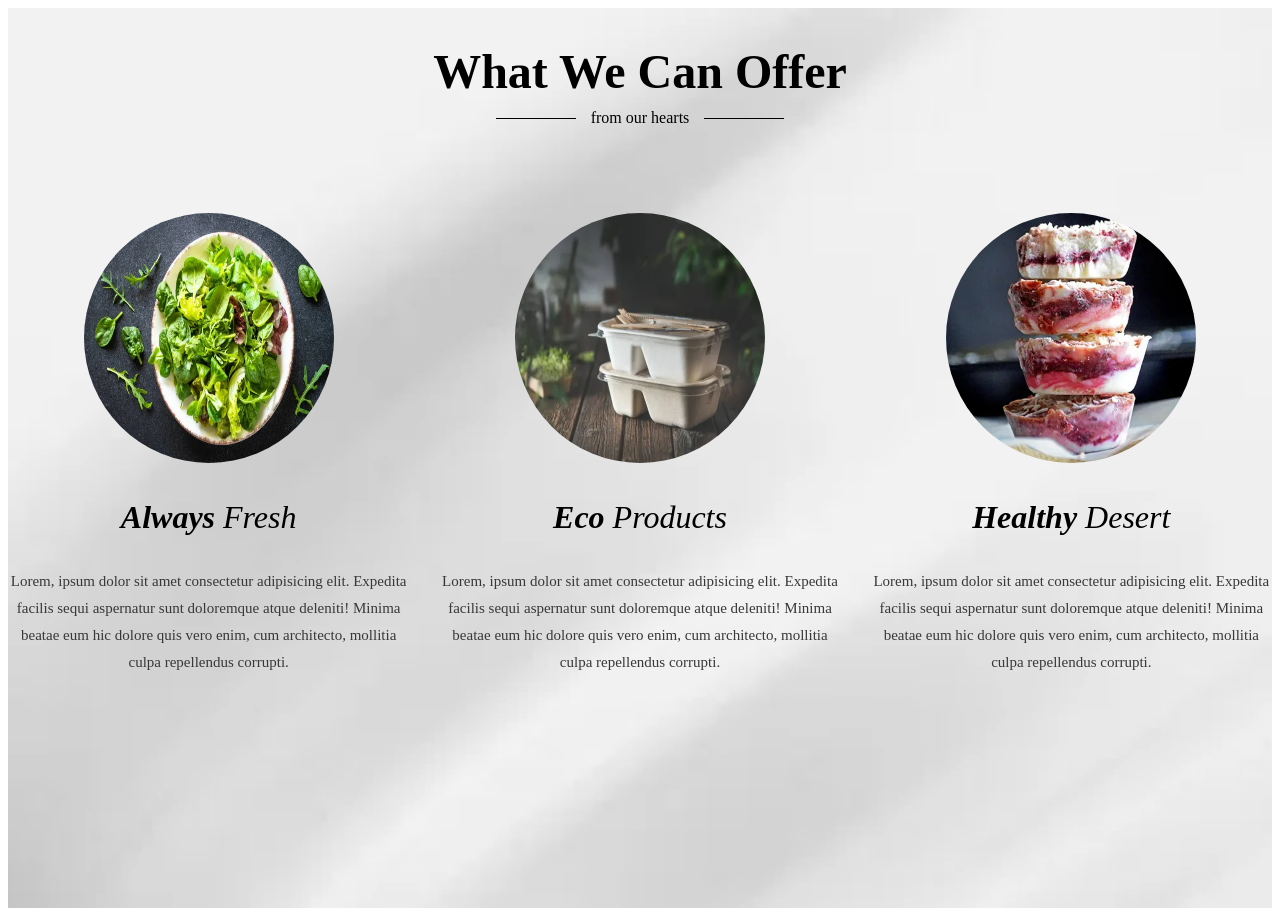
<file: 1HtmlCss/Task1/index.html>
<!DOCTYPE html>
<html lang="en">
    <head>
        <meta charset="UTF-8">
        <meta name="viewport" content="width=device-width, initial-scale=1.0">
        <title>Task 1</title>
        <link rel="stylesheet" href="style.css">
    </head>
    <body>

        <div id="all">
            <div id="top">
                <h2 id="what_we_offer">What We Can Offer</h2>
                <p id="from_our_hearts">from our hearts</p>
            </div>

            <div id="items">
                <div>
                    <a href="images/fresh.png" target="_blank">
                        <img src="images/fresh.png" alt="a fresh salad">
                    </a>
                    <a href="https://en.wikipedia.org/wiki/Fresh_food" target="_blank"><h3><b>Always </b>Fresh</h3></a>
                    <p>Lorem, ipsum dolor sit amet consectetur adipisicing elit.
                        Expedita facilis sequi aspernatur sunt doloremque atque
                        deleniti! Minima beatae eum hic dolore quis vero enim,
                        cum architecto, mollitia culpa repellendus corrupti.</p>
                </div>
                <div>
                    <a href="images/eco.png" target="_blank">
                        <img src="images/eco.png"
                            alt="a picture about saving food">
                    </a>
                    <a href="https://en.wikipedia.org/wiki/Food" target="_blank"><h3><b>Eco </b>Products</h3></a>
                    <p>Lorem, ipsum dolor sit amet consectetur adipisicing elit.
                        Expedita facilis sequi aspernatur sunt doloremque atque
                        deleniti! Minima beatae eum hic dolore quis vero enim,
                        cum architecto, mollitia culpa repellendus corrupti.</p>
                </div>
                <div>
                    <a href="images/desert.png" target="_blank">
                        <img src="images/desert.png" alt="a healthy desert">
                    </a>
                    <a href="https://en.wikipedia.org/wiki/Healthy_diet" target="_blank"><h3><b>Healthy </b>Desert</h3></a>
                    <p>Lorem, ipsum dolor sit amet consectetur adipisicing elit.
                        Expedita facilis sequi aspernatur sunt doloremque atque
                        deleniti! Minima beatae eum hic dolore quis vero enim,
                        cum architecto, mollitia culpa repellendus corrupti.</p>
                </div>

            </div>
        </div>

    </body>
</html>
</file>
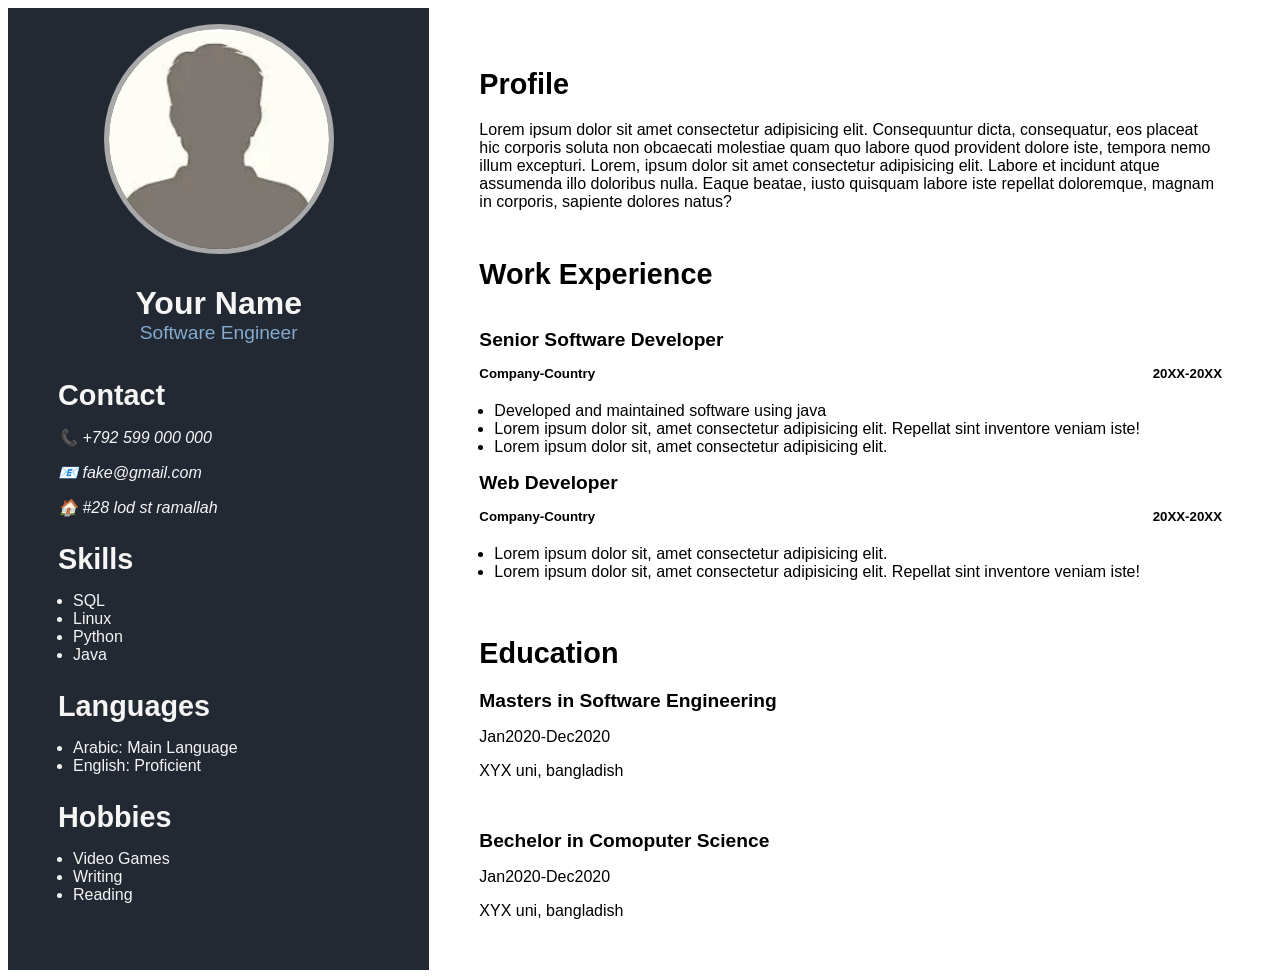
<file: 1HtmlCss/Task2/index.html>
<!DOCTYPE html>
<html lang="en">
    <head>
        <meta charset="UTF-8">
        <meta name="viewport" content="width=device-width, initial-scale=1.0">
        <link rel="stylesheet" href="style.css">
        <title>Task2</title>
    </head>
    <body>
        <main>
            <aside id="left" class="sidebar">

                <section id="person">
                    <figure>
                        <img id="personal_photo" src="images/personal_photo.png"
                            alt>
                        <figcaption>
                            <h2  class="big_name">Your Name</h2>
                            <h4  class="big_role">Software Engineer</h4>
                        </figcaption>
                    </figure>
                </section>
                <section id="contact">
                    <h3 class="left_margin">Contact</h3>
                    <address class="left_margin">
                        <p id="phone">+792 599 000 000</p>
                        <p id="email">fake@gmail.com</p>
                        <p id="street">#28 lod st ramallah</p>
                    </address>
                </section>
                <section id="skills">
                    <h3 class="left_margin" >Skills</h3>
                    <ul>
                        <li>SQL</li>
                        <li>Linux</li>
                        <li>Python</li>
                        <li>Java</li>
                    </ul>
                </section>
                <section id="languages">
                    <h3 class="left_margin">Languages</h3>
                    <ul>
                        <li>Arabic: Main Language</li>
                        <li>English: Proficient</li>
                    </ul>
                </section>
                <section id="hobbies">
                    <h3 class="left_margin">Hobbies</h3>
                    <ul>
                        <li>Video Games</li>
                        <li>Writing</li>
                        <li>Reading</li>
                    </ul>
                </section>

            </aside>

            <article id="right" class="main_content">
                <section id="profile">
                    <h3 class="left_margin">Profile</h3>
                    <p id="profile_paragraph" class="left_margin">
                        Lorem ipsum dolor sit amet consectetur adipisicing elit.
                        Consequuntur dicta, consequatur, eos placeat hic
                        corporis soluta non obcaecati molestiae quam quo labore
                        quod provident dolore iste, tempora nemo illum
                        excepturi.
                        Lorem, ipsum dolor sit amet consectetur adipisicing
                        elit. Labore et incidunt atque assumenda illo doloribus
                        nulla. Eaque beatae, iusto quisquam labore iste repellat
                        doloremque, magnam in corporis, sapiente dolores natus?
                    </p>

                </section>
                <section id="work">
                    <h3 class="left_margin">Work Experience</h3>
                    <br>
                    <section>
                        <article>
                            <h4 class="left_margin">Senior Software Developer</h4>
                            <section class="date_and_address">
                                <h5 class="address">Company-Country</h5>
                                <h5 class="time">20XX-20XX</h5>
                            </section>
                            <ul id="senior_projects">
                                <li>Developed and maintained software using
                                    java</li>
                                <li>Lorem ipsum dolor sit, amet consectetur
                                    adipisicing elit. Repellat sint inventore
                                    veniam iste!</li>
                                <li>Lorem ipsum dolor sit, amet consectetur
                                    adipisicing elit.</li>
                            </ul>
                        </article>
                        <article>
                            <h4 class="left_margin">Web Developer</h4>
                            <section class="date_and_address">
                                <h5 class="address">Company-Country</h5>
                                <h5 class="time">20XX-20XX</h5>
                            </section>
                            <ul id="web_projects">
                                <li >Lorem ipsum dolor sit, amet consectetur
                                    adipisicing elit.</li>
                                <li >Lorem ipsum dolor sit, amet consectetur
                                    adipisicing elit. Repellat sint inventore
                                    veniam iste!</li>

                            </ul>
                        </article>
                    </section>

                </section>
                <section class="education">
                    <h3 class="left_margin">Education</h3>
                    <article>
                        <section>
                            <h4 class="left_margin">Masters in Software Engineering</h4>
                            <p class="left_margin">Jan2020-Dec2020</p>
                            <p class="left_margin">XYX uni, bangladish</p>
                        </section>
                        <section>
                            <h4 class="left_margin">Bechelor in Comoputer Science</h4>
                            <p class="left_margin">Jan2020-Dec2020</p>
                            <p class="left_margin">XYX uni, bangladish</p>
                        </section>
                    </article>
                </section>
            </article>

        </main>
    </body>
</html>
</file>
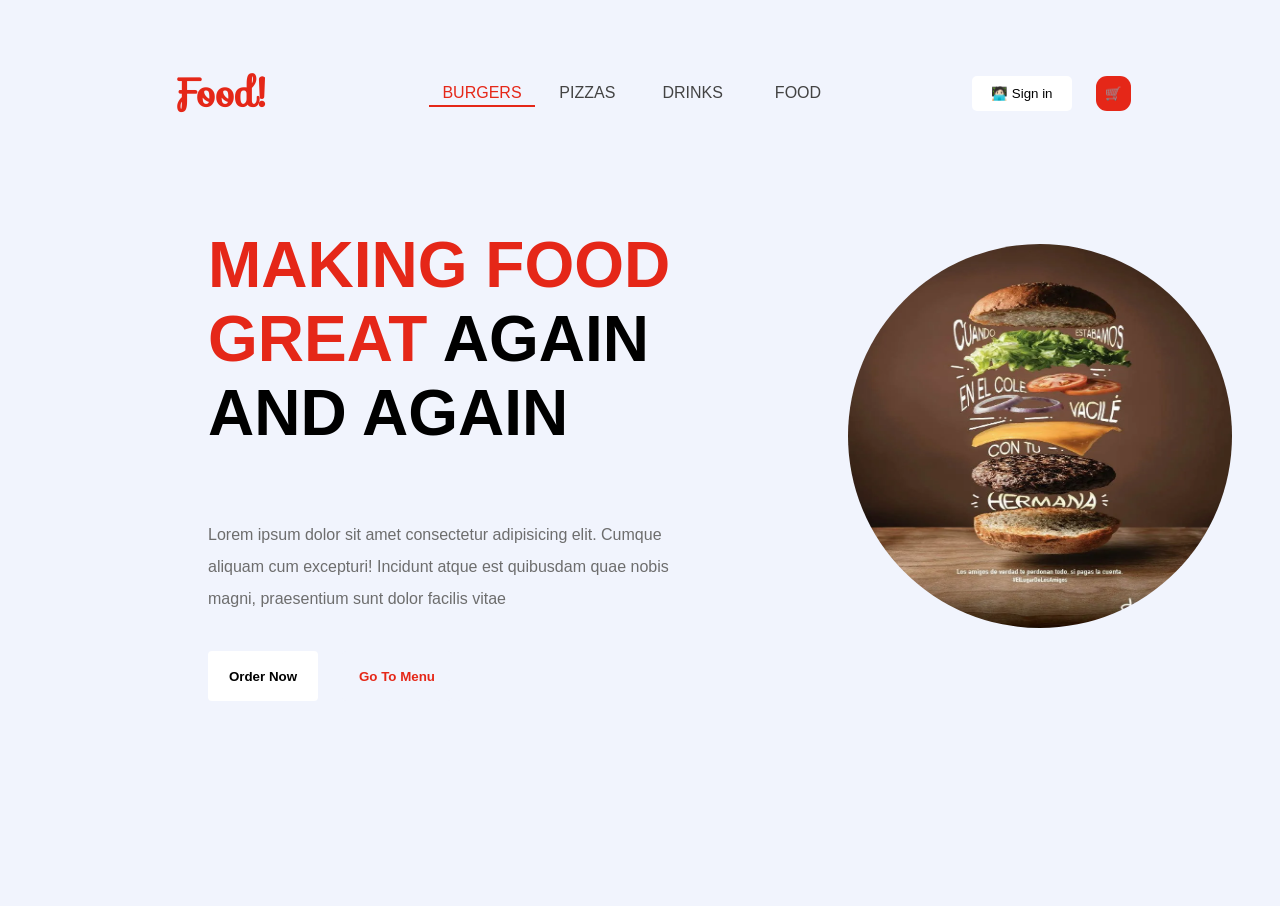
<file: 1HtmlCss/Task3/index.html>
<!DOCTYPE html>
<html lang="en">
    <head>
        <meta charset="UTF-8">
        <meta name="viewport" content="width=device-width, initial-scale=1.0">
        <title>Task3</title>
        <link rel="stylesheet" href="style.css">
        <link rel="stylesheet"
            href="https://fonts.googleapis.com/css?family=Sofia">
    </head>
    <body>
        <div class="big">
            <div class="upperBar">
                <h4 class="logo">Food!</h4>
                <nav>
                    <ul class="categories">
                        <li><p class="active_page">BURGERS</p></li>
                        <li><p>PIZZAS</p></li>
                        <li><p>DRINKS</p></li>
                        <li><p>FOOD</p></li>
                    </ul>
                </nav>
                <div class="corner_buttons">
                    <button class="sign_button">🧑🏻‍💻 Sign in</button>
                    <button class="cart_button">🛒</button>

                </div>
            </div>

            <main>
                <div class="info">
                    <h2 class="slogan"><span class="orange_txt">MAKING FOOD
                            GREAT</span> AGAIN AND AGAIN</h2>
                    <p class="description">Lorem ipsum dolor sit amet
                        consectetur adipisicing elit.
                        Cumque aliquam cum excepturi! Incidunt atque est
                        quibusdam
                        quae nobis magni, praesentium sunt dolor facilis vitae
                        </p>
                    <div class="info_buttons">
                        <button class="order_button">Order Now</button>
                        <button class="menu_button">Go To Menu</button>
                    </div>
                </div>
                <div class="adv">
                    <figure>
                        <img src="images/burger2.png" alt="Burger Photo">
                    </figure>
                </div>

            </main>
        </div>
    </body>
</html>
</file>
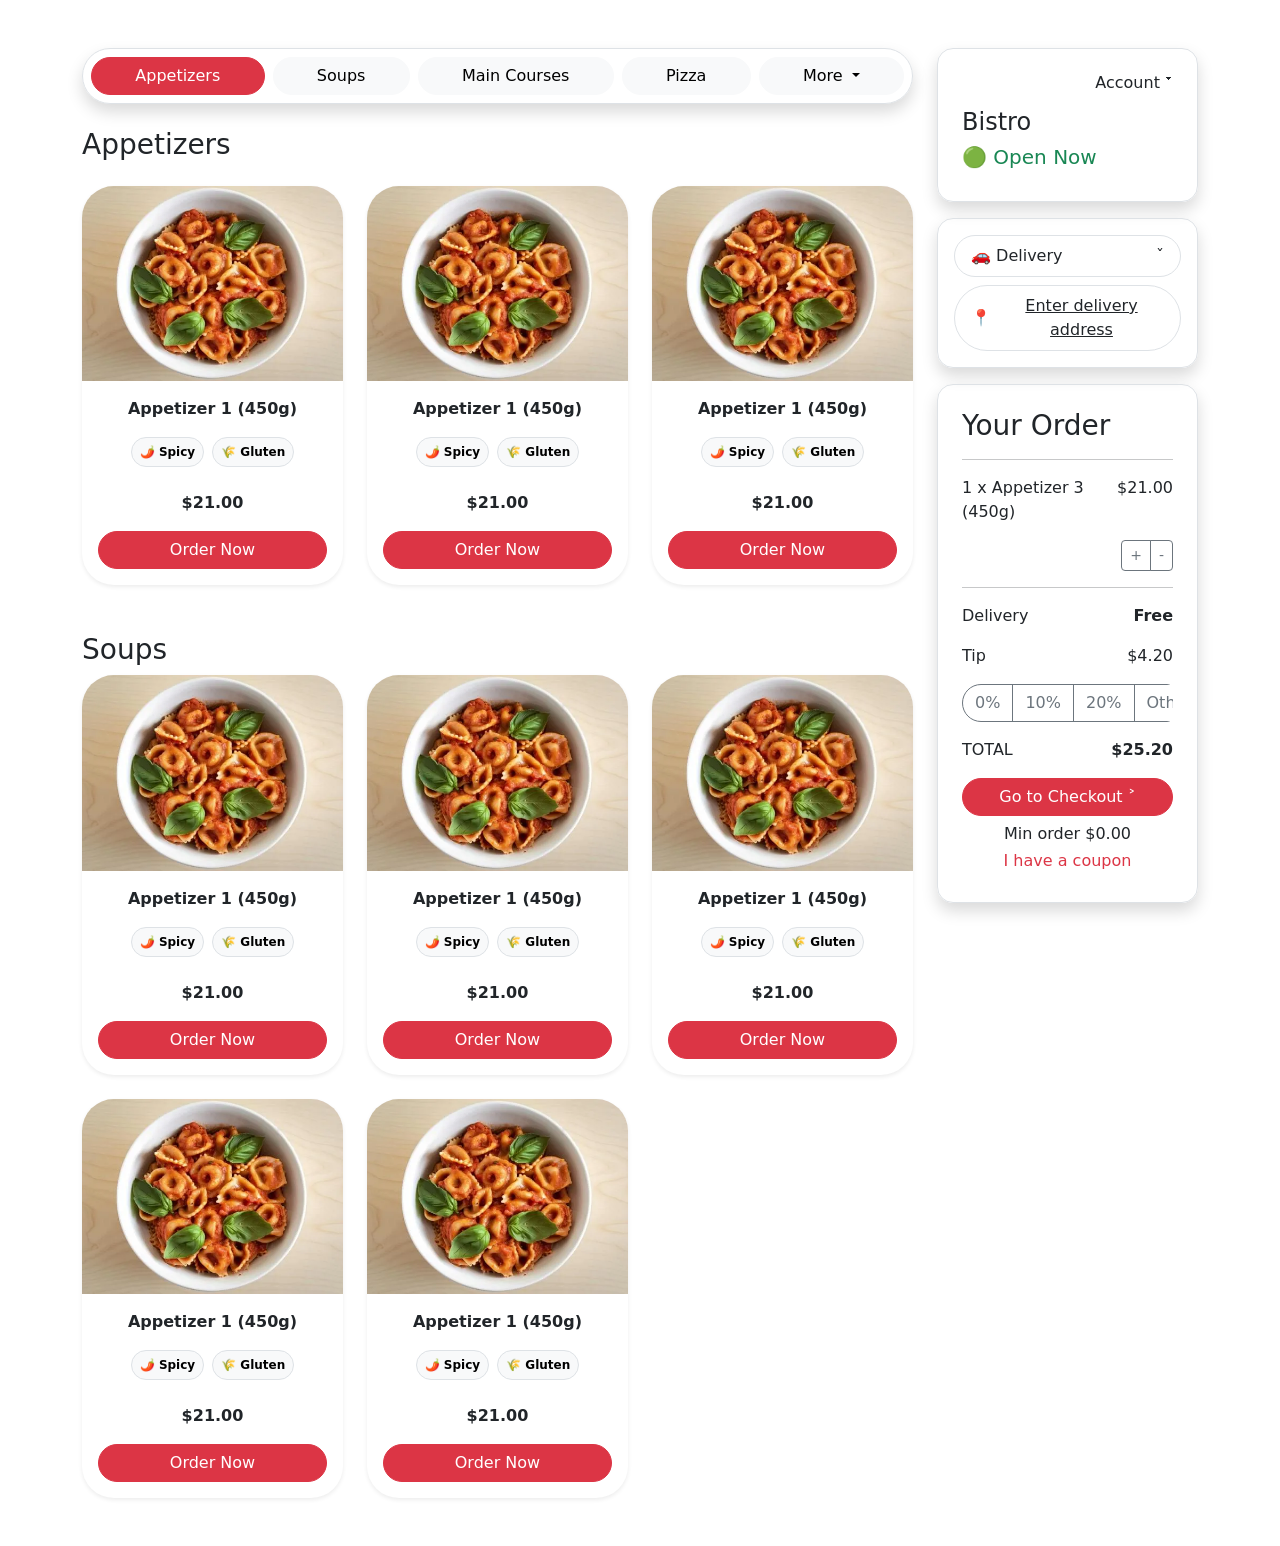
<file: 1HtmlCss/Task4/index.html>
<!DOCTYPE html>
<html lang="en">
<head>
    <meta charset="UTF-8">
    <meta name="viewport" content="width=device-width, initial-scale=1.0">
    <title>Task4</title>

    <link
        href="https://cdn.jsdelivr.net/npm/bootstrap@5.3.8/dist/css/bootstrap.min.css"
        rel="stylesheet">
</head>

<body>

    <div class="page container py-5">

        <div class="row g-4 align-items-start">

            
            <div class="main_display col-12 col-lg-9">

                
                <div class="menu nav nav-pills d-flex flex-wrap flex-lg-nowrap gap-2 p-2 border rounded-pill shadow mb-4">

                    <button class="orange_button btn btn-danger rounded-pill flex-fill">
                        Appetizers
                    </button>

                    <button class="inactive_page btn btn-light rounded-pill flex-fill">
                        Soups
                    </button>

                    <button class="inactive_page btn btn-light rounded-pill flex-fill">
                        Main Courses
                    </button>

                    <button class="inactive_page btn btn-light rounded-pill flex-fill">
                        Pizza
                    </button>

                    <div class="dropdown flex-fill"
                            data-bs-toggle="dropdown">
                            <button
                                class="inactive_page btn btn-light rounded-pill w-100 dropdown-toggle">
                                More
                            </button>

                            <ul id="dropdown" class="dropdown-menu ">
                                <button class="dropdown-item btn btn-outline-danger">ملوخية</button>
                                <button class="dropdown-item btn btn-outline-danger">سلطة</button>
                                <button class="dropdown-item btn btn-outline-danger">شمينت</button>
                                <button class="dropdown-item btn btn-outline-danger">حمص حب</button>
                            </ul>

                        </div>
                    

                </div>


                <h3 class="categories mb-4">
                    Appetizers
                </h3>


                <div class="items row row-cols-1 row-cols-md-3 g-4">

                    <div class="col">

                        <div class="card h-100 border-0 shadow-sm rounded-5">

                            <div class="ratio ratio-4x3 overflow-hidden rounded-top-5">
                                <img
                                    class="card-img-top w-100 h-100 object-fit-cover"
                                    src="images/pasta.png"
                                    alt="Appetizer">
                            </div>

                            <div class="card-body text-center">

                                <p class="item_name fw-semibold">
                                    Appetizer 1 (450g)
                                </p>

                                <div class="tags d-flex gap-2 justify-content-center mb-3">

                                    <h6 class="badge text-bg-light border rounded-pill p-2">
                                        🌶️ Spicy
                                    </h6>

                                    <h6 class="badge text-bg-light border rounded-pill p-2">
                                        🌾 Gluten
                                    </h6>

                                </div>

                                <p class="price_tag fw-semibold">
                                    $21.00
                                </p>

                                <button class="orange_button btn btn-danger rounded-pill w-100">
                                    Order Now
                                </button>

                            </div>

                        </div>

                    </div>


                    <div class="col">

                        <div class="card h-100 border-0 shadow-sm rounded-5">

                            <div class="ratio ratio-4x3 overflow-hidden rounded-top-5">
                                <img
                                    class="card-img-top w-100 h-100 object-fit-cover"
                                    src="images/pasta.png"
                                    alt="Appetizer">
                            </div>

                            <div class="card-body text-center">

                                <p class="item_name fw-semibold">
                                    Appetizer 1 (450g)
                                </p>

                                <div class="tags d-flex gap-2 justify-content-center mb-3">

                                    <h6 class="badge text-bg-light border rounded-pill p-2">
                                        🌶️ Spicy
                                    </h6>

                                    <h6 class="badge text-bg-light border rounded-pill p-2">
                                        🌾 Gluten
                                    </h6>

                                </div>

                                <p class="price_tag fw-semibold">
                                    $21.00
                                </p>

                                <button class="orange_button btn btn-danger rounded-pill w-100">
                                    Order Now
                                </button>

                            </div>

                        </div>

                    </div>

                    <div class="col">

                        <div class="card h-100 border-0 shadow-sm rounded-5">

                            <div class="ratio ratio-4x3 overflow-hidden rounded-top-5">
                                <img
                                    class="card-img-top w-100 h-100 object-fit-cover"
                                    src="images/pasta.png"
                                    alt="Appetizer">
                            </div>

                            <div class="card-body text-center">

                                <p class="item_name fw-semibold">
                                    Appetizer 1 (450g)
                                </p>

                                <div class="tags d-flex gap-2 justify-content-center mb-3">

                                    <h6 class="badge text-bg-light border rounded-pill p-2">
                                        🌶️ Spicy
                                    </h6>

                                    <h6 class="badge text-bg-light border rounded-pill p-2">
                                        🌾 Gluten
                                    </h6>

                                </div>

                                <p class="price_tag fw-semibold">
                                    $21.00
                                </p>

                                <button class="orange_button btn btn-danger rounded-pill w-100">
                                    Order Now
                                </button>

                            </div>

                        </div>

                    </div>

                </div>


                <h3 class="categories mt-5">
                    Soups
                </h3>

                <div class="items row row-cols-1 row-cols-md-3 g-4">

                    <div class="col">

                        <div class="card h-100 border-0 shadow-sm rounded-5">

                            <div class="ratio ratio-4x3 overflow-hidden rounded-top-5">
                                <img
                                    class="card-img-top w-100 h-100 object-fit-cover"
                                    src="images/pasta.png"
                                    alt="Appetizer">
                            </div>

                            <div class="card-body text-center">

                                <p class="item_name fw-semibold">
                                    Appetizer 1 (450g)
                                </p>

                                <div class="tags d-flex gap-2 justify-content-center mb-3">

                                    <h6 class="badge text-bg-light border rounded-pill p-2">
                                        🌶️ Spicy
                                    </h6>

                                    <h6 class="badge text-bg-light border rounded-pill p-2">
                                        🌾 Gluten
                                    </h6>

                                </div>

                                <p class="price_tag fw-semibold">
                                    $21.00
                                </p>

                                <button class="orange_button btn btn-danger rounded-pill w-100">
                                    Order Now
                                </button>

                            </div>

                        </div>

                    </div>


                    <div class="col">

                        <div class="card h-100 border-0 shadow-sm rounded-5">

                            <div class="ratio ratio-4x3 overflow-hidden rounded-top-5">
                                <img
                                    class="card-img-top w-100 h-100 object-fit-cover"
                                    src="images/pasta.png"
                                    alt="Appetizer">
                            </div>

                            <div class="card-body text-center">

                                <p class="item_name fw-semibold">
                                    Appetizer 1 (450g)
                                </p>

                                <div class="tags d-flex gap-2 justify-content-center mb-3">

                                    <h6 class="badge text-bg-light border rounded-pill p-2">
                                        🌶️ Spicy
                                    </h6>

                                    <h6 class="badge text-bg-light border rounded-pill p-2">
                                        🌾 Gluten
                                    </h6>

                                </div>

                                <p class="price_tag fw-semibold">
                                    $21.00
                                </p>

                                <button class="orange_button btn btn-danger rounded-pill w-100">
                                    Order Now
                                </button>

                            </div>

                        </div>

                    </div>

                    <div class="col">

                        <div class="card h-100 border-0 shadow-sm rounded-5">

                            <div class="ratio ratio-4x3 overflow-hidden rounded-top-5">
                                <img
                                    class="card-img-top w-100 h-100 object-fit-cover"
                                    src="images/pasta.png"
                                    alt="Appetizer">
                            </div>

                            <div class="card-body text-center">

                                <p class="item_name fw-semibold">
                                    Appetizer 1 (450g)
                                </p>

                                <div class="tags d-flex gap-2 justify-content-center mb-3">

                                    <h6 class="badge text-bg-light border rounded-pill p-2">
                                        🌶️ Spicy
                                    </h6>

                                    <h6 class="badge text-bg-light border rounded-pill p-2">
                                        🌾 Gluten
                                    </h6>

                                </div>

                                <p class="price_tag fw-semibold">
                                    $21.00
                                </p>

                                <button class="orange_button btn btn-danger rounded-pill w-100">
                                    Order Now
                                </button>

                            </div>

                        </div>

                    </div>

                    <div class="col">

                        <div class="card h-100 border-0 shadow-sm rounded-5">

                            <div class="ratio ratio-4x3 overflow-hidden rounded-top-5">
                                <img
                                    class="card-img-top w-100 h-100 object-fit-cover"
                                    src="images/pasta.png"
                                    alt="Appetizer">
                            </div>

                            <div class="card-body text-center">

                                <p class="item_name fw-semibold">
                                    Appetizer 1 (450g)
                                </p>

                                <div class="tags d-flex gap-2 justify-content-center mb-3">

                                    <h6 class="badge text-bg-light border rounded-pill p-2">
                                        🌶️ Spicy
                                    </h6>

                                    <h6 class="badge text-bg-light border rounded-pill p-2">
                                        🌾 Gluten
                                    </h6>

                                </div>

                                <p class="price_tag fw-semibold">
                                    $21.00
                                </p>

                                <button class="orange_button btn btn-danger rounded-pill w-100">
                                    Order Now
                                </button>

                            </div>

                        </div>

                    </div>

                    <div class="col">

                        <div class="card h-100 border-0 shadow-sm rounded-5">

                            <div class="ratio ratio-4x3 overflow-hidden rounded-top-5">
                                <img
                                    class="card-img-top w-100 h-100 object-fit-cover"
                                    src="images/pasta.png"
                                    alt="Appetizer">
                            </div>

                            <div class="card-body text-center">

                                <p class="item_name fw-semibold">
                                    Appetizer 1 (450g)
                                </p>

                                <div class="tags d-flex gap-2 justify-content-center mb-3">

                                    <h6 class="badge text-bg-light border rounded-pill p-2">
                                        🌶️ Spicy
                                    </h6>

                                    <h6 class="badge text-bg-light border rounded-pill p-2">
                                        🌾 Gluten
                                    </h6>

                                </div>

                                <p class="price_tag fw-semibold">
                                    $21.00
                                </p>

                                <button class="orange_button btn btn-danger rounded-pill w-100">
                                    Order Now
                                </button>

                            </div>

                        </div>

                    </div>

                </div>

            </div>


            <aside class="sidebar col-12 col-lg-3">

                <div class="d-flex flex-column gap-3">

                    
                    <div class="bistro border rounded-4 shadow p-4">

                        <h6 class="text-end mb-3">
                            Account 🢓
                        </h6>

                        <h4>
                            Bistro
                        </h4>

                        <h5 class="open_status text-success">
                            🟢 Open Now
                        </h5>

                    </div>


                    <div class="delivery border rounded-4 shadow p-3">

                        <div class="delivery_type d-flex justify-content-between align-items-center border rounded-pill px-3 py-2 mb-2">

                            <div>
                                <span>🚗</span>
                                <span>Delivery</span>
                            </div>

                            <span class="arrow">
                                ˇ
                            </span>

                        </div>


                        <div class="address_input d-flex align-items-center gap-2 border rounded-pill px-3 py-2">

                            <span>📍</span>

                            <span class="text-center text-decoration-underline">
                                Enter delivery address
                            </span>

                        </div>

                    </div>


                    <div class="order border rounded-4 shadow p-4">

                        <h3>
                            Your Order
                        </h3>

                        <hr class="splitter">


                        <div>

                            <div class="space_order d-flex justify-content-between gap-2">

                                <p>
                                    1 x Appetizer 3 (450g)
                                </p>

                                <p>
                                    $21.00
                                </p>

                            </div>


                            <div class="add_sub text-end">

                                <div class="btn-group btn-group-sm">

                                    <button class="add btn btn-outline-secondary">
                                        +
                                    </button>

                                    <button class="sub btn btn-outline-secondary">
                                        -
                                    </button>

                                </div>

                            </div>

                        </div>


                        <hr class="splitter">


                        <div class="space_order d-flex justify-content-between">

                            <p>
                                Delivery
                            </p>

                            <p class="fw-semibold">
                                Free
                            </p>

                        </div>


                        <div class="space_order d-flex justify-content-between">

                            <p>
                                Tip
                            </p>

                            <p>
                                $4.20
                            </p>

                        </div>


                        <div class="tip_selector btn-group w-100 mb-3 overflow-auto">

                            <button class="btn btn-outline-secondary rounded-start-pill">
                                0%
                            </button>

                            <button class="btn btn-outline-secondary">
                                10%
                            </button>

                            <button class="btn btn-outline-secondary">
                                20%
                            </button>

                            <button class="btn btn-outline-secondary rounded-end-pill">
                                Other
                            </button>

                        </div>


                        <div class="space_order d-flex justify-content-between">

                            <p>
                                TOTAL
                            </p>

                            <p class="fw-semibold">
                                $25.20
                            </p>

                        </div>


                        <div class="text-center">

                            <button class="orange_button btn btn-danger rounded-pill w-100">
                                Go to Checkout ˃
                            </button>

                        </div>


                        <div class="centered_h6 text-center mt-2">

                            <h6>
                                Min order $0.00
                            </h6>

                            <h6 class="orange text-danger">
                                I have a coupon
                            </h6>

                        </div>

                    </div>

                </div>

            </aside>

        </div>

    </div>


    <script
        src="https://cdn.jsdelivr.net/npm/bootstrap@5.3.8/dist/js/bootstrap.bundle.min.js">
    </script>

</body>
</html>
</file>
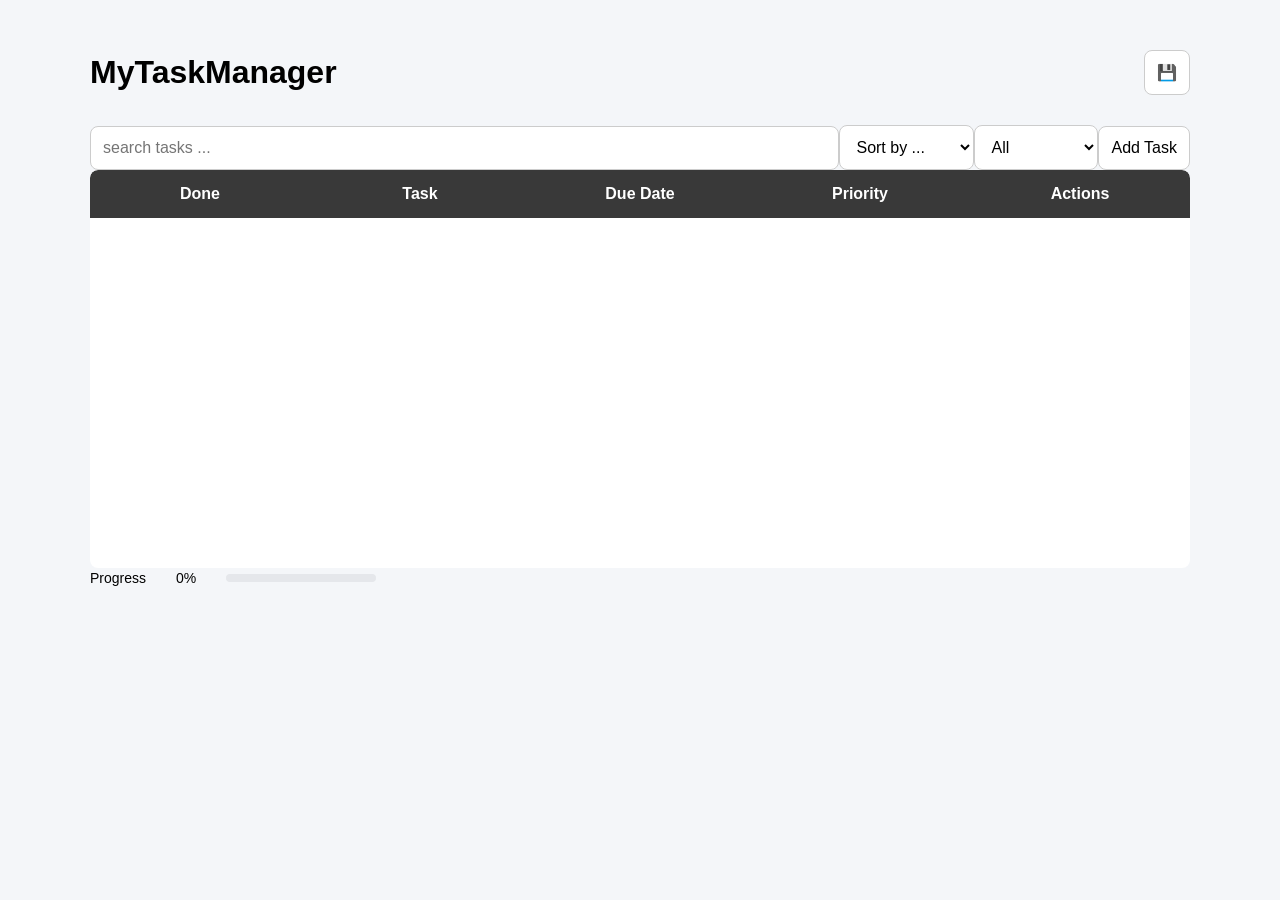
<file: 2JS/Task1/index.html>
<!DOCTYPE html>
<html lang="en">
    <head>
        <meta charset="UTF-8">
        <meta name="viewport" content="width=device-width, initial-scale=1.0">
        <title>My Task Manager</title>
        <link rel="stylesheet" href="style.css">
    </head>
    <body>
        <div class="page flex column padding50">
            <header class="top_sec flex row spacing center">
                <h1 class="title_txt large_txt">MyTaskManager</h1>
                <button class="save_button sec_button large_txt" ">💾</button>
            </header>
            <div class="mid_sec flex column">
                <div class="above_table flex row width100 center">
                    <input class="sec_button" type="search" id="search"
                        placeholder="search tasks ...">
                    <select id="sort_tasks" class="sec_button">
                        <option value="none">Sort by ...</option>
                        <option value="date">Newest First</option>
                        <option value="date_rev">Oldest First</option>
                        <option value="az">Sort A - Z</option>
                        <option value="za">Sort Z - A</option>
                    </select>
                    <select id="filter_tasks" class="sec_button" id="filter">
                        <option value="all">All</option>
                        <option value="active">Active</option>
                        <option value="completed">Completed</option>
                    </select>
                    <button id="add_button" class="sec_button add_button"
                        onclick="show_lower_sec();">Add Task</button>
                </div>
                <div class="table_container width100 border_radius8">
                    <table class="table width100 border_radius8">
                        <thead class="width100">
                            <th>Done</th>
                            <th>Task</th>
                            <th>Due Date</th>
                            <th>Priority</th>
                            <th class="actions_col ">Actions</th>
                        </thead>
                        <tbody id="table_body"
                            class="table_body center_children">

                        </tbody>
                    </table>
                </div>
                <div class="under_table flex row">
                    <div class="task-progress">
                        <div class="progress-info">
                            <span>Progress</span>
                            <span id="progressPercent">0%</span>
                        </div>

                        <div class="progress-track">
                            <div id="progressBar" class="progress-bar"></div>
                        </div>
                    </div>
                </div>
            </div>
            <div id="lower_hidden"
                class="lower_sec hidden flex column width100   ">
                <form id="myForm" action="task_form"
                    class="fform flex column width100">
                    <label for="task_name">Task Name:</label>
                    <input id="task_name_field" class="sec_button" type="text"
                        placeholder="Task Name...">
                    <label for="task_due_date">Due Date:</label>
                    <input id="task_due_date_field" class="sec_button"
                        type="date" placeholder="Due Date...">
                    <label for="task_severity">Severity:</label>
                    <select id="task_severity_select" class="sec_button"
                        name="Priority" id="priority"
                        aria-placeholder="priority">
                        <option value="none">select task severity</option>
                        <option value="low">Low</option>
                        <option value="med">Medium</option>
                        <option value="high">High</option>
                    </select>
                </form>
                <div class="save_cancel flex row width100 upper_margin15">
                    <button class="cancel_button sec_button width100"
                        onclick="hide_lower_sec();">Cancel</button>
                    <button
                        class="save_button sec_button width100"
                        onclick="add_task()">Save</button>
                </div>
            </div>

        </div>
        <script src="https://code.jquery.com/jquery-3.7.1.min.js"></script>
        <script src="script.js"></script>
    </body>
</html>
</file>
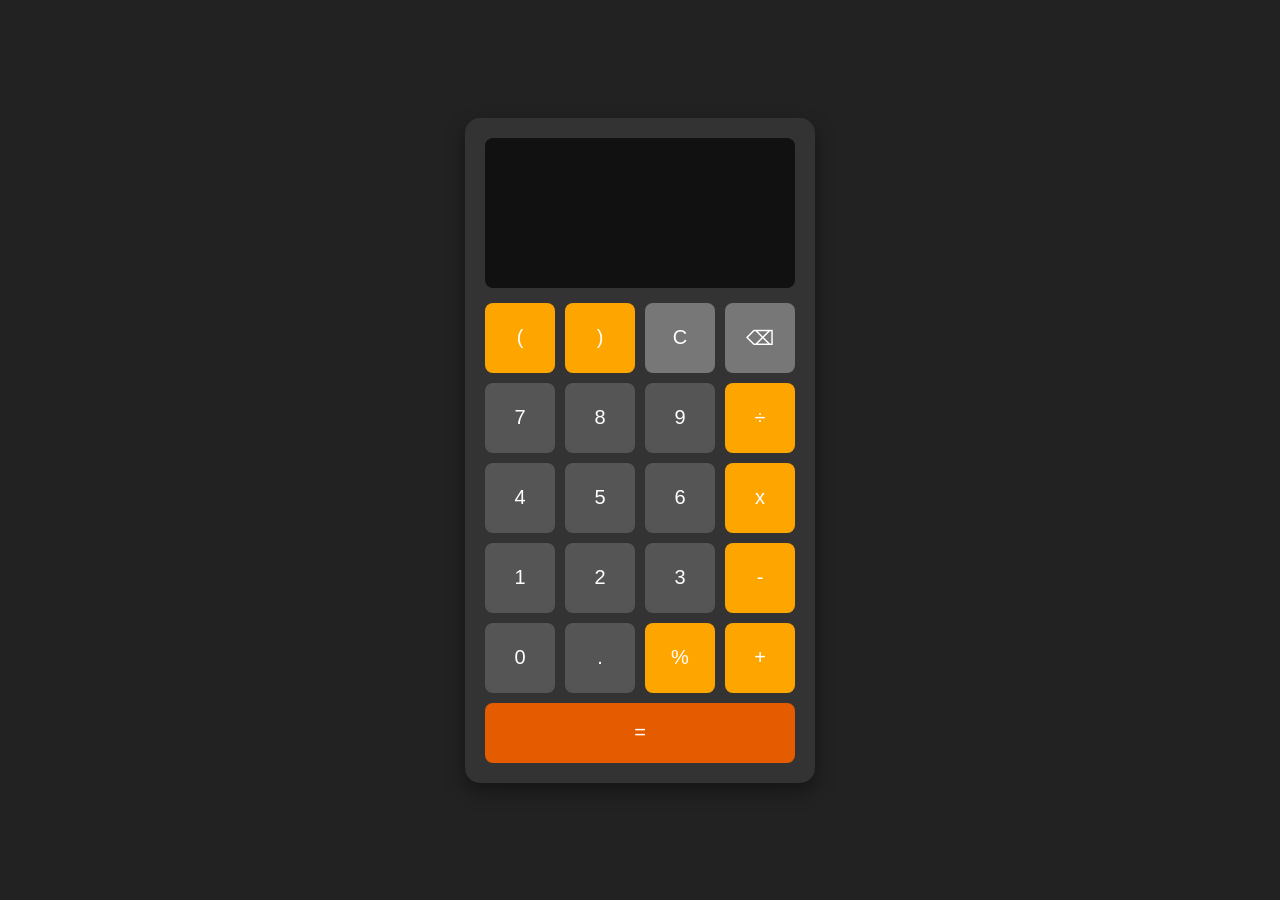
<file: 2JS/Task2/index.html>
<!DOCTYPE html>
<html lang="en">
    <head>
        <meta charset="UTF-8">
        <meta name="viewport" content="width=device-width, initial-scale=1.0">
        <title>calculator</title>
        <link rel="stylesheet" href="style.css">
    </head>
    <body>
        <div class="page">
            <div class="display">
                <div id="screen" class="result"></div>
            </div>
            <div class="buttons">
                <button class="operator" data-value="(">(</button>
                <button class="operator" data-value=")">)</button>
                <button class="action" data-value="C">C</button>
                <button class="action" data-value="⌫">⌫</button>

                <button class="numbers" data-value="7">7</button>
                <button class="numbers" data-value="8">8</button>
                <button class="numbers" data-value="9">9</button>
                <button class="operator" data-value="÷">÷</button>

                <button class="numbers" data-value="4">4</button>
                <button class="numbers" data-value="5">5</button>
                <button class="numbers" data-value="6">6</button>
                <button class="operator" data-value="x">x</button>

                <button class="numbers" data-value="1">1</button>
                <button class="numbers" data-value="2">2</button>
                <button class="numbers" data-value="3">3</button>
                <button class="operator" data-value="-">-</button>

                <button class="numbers" data-value="0">0</button>
                <button class="numbers" data-value=".">.</button>
                <button class="operator" data-value="%">%</button>
                <button class="operator" data-value="+">+</button>

                <button class="equals" data-value="=">=</button>
            </div>
        </div>
        
        <script src="https://code.jquery.com/jquery-3.7.1.min.js"></script>
        <script src="Stack.js"></script>
        <script src="script.js"></script>
    </body>
</html>
</file>
<file: 1HtmlCss/Task1/style.css>
* {
    font-family: Georgia;
}
*::selection {
    background: rgb(0, 167, 0);
    color: inherit;
}
#all{
    background-image: url(images/background.png);
    background-size: cover;
    min-height: 100vh;
    height: auto;
    display: flex;
    flex-direction: column;
    border: 0;
    margin: 0;
}
/* @media (max-width: 850px) {

    #items {
        flex-direction: column;
        align-items: center;
        gap: 50px;
    }
} */
#what_we_offer {
    text-align: center;
    font-size: 3rem;
}
#what_we_offer:hover {
    color: rgb(100, 0, 0);  
}
#from_our_hearts {
    text-align: center;
    width: auto;
    margin: 0 auto;
    position: relative;
    margin: 0;
}
#from_our_hearts::before{
    content: "";
    position: absolute;
    top: 50%;
    width: 80px;
    height: 1px;
    background: rgb(0, 0, 0);

    left: 100%;
    margin-left: 15px;

}
#from_our_hearts::after {
    content: "";
    position: absolute;
    top: 50%;
    width: 80px;
    height: 1px;
    background: rgb(0, 0, 0);

    right: 100%;
    margin-right: 15px;
}
#from_our_hearts:hover {
    color: rgb(100, 0, 0);
    animation: shake 0.4s infinite;

}
@keyframes shake {
    0% {
        transform: rotate(0deg);
    }
    25% {
        transform: rotate(5deg);
    }
    50% {
        transform: rotate(-5deg);
    }
    75% {
        transform: rotate(3deg);
    }
    100% {
        transform: rotate(-3deg);
    }
}
#top{
    display: flex;
    flex-direction: column;
    justify-content: center;
    align-items: center;
    flex: 1;
    gap: 10px;
    margin-bottom: 50px;
}
h2{
    text-align: center;
    font-size: 2em;
    margin: 0;
    padding: 0;
}

#items {
    flex: 3;
    text-decoration: none;
    list-style: none;
    display: flex;
    flex-wrap: wrap;
    justify-content: space-evenly;
    align-items: flex-start;
    padding: 0;
    margin: 0;
    gap: 30px;
}

img {
    height: 250px;
    width: 250px;
    border-radius: 50%;
    text-align: center;
}
#items > div {
    text-align: center;
    flex: 1;
}
#items > div p {
    color: #383838;
    line-height: 1.8;
    font-size: 15px;
}
#items > div p::selection {
    background-color: rgb(0, 67, 0);
    color: white;
}
h3 {
    font-size: 2rem;
    font-style: italic;
    font-weight: normal;
}
a{
    color: black;
    text-decoration: none;
    font-size: medium;
}
a:visited{
    color: rgb(0, 67, 0);
}
a:hover{
    color: rgb(100, 0, 0);
}
a:active{
    color: red;
}
</file>
<file: 1HtmlCss/Task2/style.css>
* {
    font-family: 'Gill Sans', 'Gill Sans MT', Calibri, 'Trebuchet MS', sans-serif
}

main {
    display: flex;
    flex-direction: row;
    min-width: 100vh;
    flex-wrap: wrap;
}

main>* {
    display: flex;
    flex-direction: column;
    min-height: 100vh;

}

.sidebar {
    flex: 1;
    text-align: center;
    min-width: 300px;
    background-color: rgb(34, 41, 51);
    color: whitesmoke;
    height: max-content;
}

.main_content {
    flex: 2;
    min-width: 600px;

}

.sidebar>* {
    flex: 1;
}

img {
    height: 220px;
    width: 220px;
    border-radius: 50%;
    text-align: center;
    object-fit: fill;
    border: 5px solid darkgray;
}

.big_name {
    font-size: 2em;
    border: 0;
    margin-bottom: 0;
}

.big_role {
    font-size: 1.2em;
    margin-top: 0;
    font-weight: lighter;
    color: rgb(133, 170, 206);
}

.left_margin {
    margin-left: 50px;
    text-align: left;
}

h3 {
    font-size: 1.8em;
    margin-top: 10px;
    margin-bottom: 10px;
}


#profile_paragraph {
    margin-right: 50px;
    margin-top: 20px;
    margin-bottom: 20px;
}

#work h4 {
    margin-top: 10px;
    margin-bottom: 10px;
}

.date_and_address {
    font-weight: lighter;
    margin: 0;
    display: flex;
    justify-content: space-between;
    margin-left: 50px;
    margin-right: 50px;


}
.date_and_address > *{
    margin-top: 5px;
    margin-bottom: 5px;
}

.date_and_address address {
    text-align: left;
}

.date_and_address time {
    text-align: right;
}

li {
    text-align: left;
    margin-left: 25px;
}

h4 {
    font-size: 1.2em;
}

.education h4 {
    margin-top: 5px;
    margin-bottom: 5px;
}

#profile {
    flex: 0.4;
    margin-top: 50px;
}

#work {
    flex: 0.8;
}

#education {
    flex: 1;
}

.education article section {
    margin-top: 20px;
    margin-bottom: 50px;
}

#phone::before {
    content: "📞 ";
}

#email::before {
    content: "📧 ";
}

#street::before {
    content: "🏠 ";
}

#hobbies {
    margin-bottom: 50px;
}

h5{
    margin-top: 0px;
}
</file>
<file: 1HtmlCss/Task3/style.css>
.upperBar,
.categories {
    display: flex;
    flex-direction: row;
    align-items: center;
    row-gap: 30px;
    padding: 0;
}

.categories li>* {
    padding-left: 5px;
    padding-right: 5px;
}

.upperBar>*,
.categories>* {
    flex: 1;
    text-align: center;

}

li {
    margin-top: 0px;
}

nav {
    margin: 0;
}

.info {
    display: flex;
    flex-direction: column;
    align-items: flex-start;
    margin-left: 200px;
    margin-right: 0px;
}

main {
    display: flex;
    flex-direction: row;
    align-items: center;
    height: 80vh;
}

main>* {
    flex: 1;
    margin-left: 100px;
    /* margin-right: 200px; */
    margin-bottom: 200px;
}

.logo {
    font-family: Sofia;
    font-size: 2.5em;
    color: rgb(229, 39, 24);
}

.categories {
    text-decoration: none;
    list-style: none;
}

.categories li p {
    font-family: 'Franklin Gothic Medium', 'Arial Narrow', Arial, sans-serif;
    font-weight: lighter;
}

.categories li p:not(.active_page) {
    color: rgba(67, 67, 67);
}

button {
    height: 35px;
    border-width: 0;

}

.cart_button {
    background-color: rgb(229, 39, 24);
    border-radius: 11px;
    width: 35px;
    margin: 20px;
}

.sign_button {
    background-color: white;
    border-radius: 5px;
    width: 100px;


}

.active_page {
    color: rgb(229, 39, 24);
    position: relative;

}

.active_page::after {
    content: "";
    position: absolute;
    left: 0;
    bottom: -5px;
    width: 100%;
    height: 2px;
    background: rgb(229, 39, 24);
}

body {
    background-color: rgb(241, 244, 253);
}

.adv figure img {
    width: 100%;
    max-width: 500px;
    min-width: 250px;
    height: auto;
    aspect-ratio: 1;
    border-radius: 50%;
    /* object-fit: cover; */
    /* margin-right: 110px; */
}

.slogan {
    font-size: 4em;
    width: 500px;
    font-weight: 800;
}

.slogan,
.description {
    font-family: 'Franklin Gothic Medium', 'Arial Narrow', Arial, sans-serif;
}

.description {
    line-height: 2;
    color: rgb(109, 109, 109);
    font-weight: 500;
}

.orange_txt {
    color: rgb(229, 39, 24);
}

.botBlank {
    margin-bottom: 100px;
}

.info_buttons {
    position: relative;
    left: 0;
    margin-top: 20px;

}

.info_buttons button {
    margin-right: 20px;
    width: 110px;
    border-radius: 4px;
    height: 50px;
    font-weight: bold;
}


.order_button {
    background-color: white;
}

.menu_button {
    background-color: rgb(241, 244, 253);
    color: rgb(229, 39, 24)
}

big {
    display: flex;
}

@media (max-width: 1200px) {
    main {
        flex-direction: column;
    }

    .adv figure img {
        width: 100%;
        height: 100%;
        align-items: center;
    }

    .info {
        align-items: center;
        margin: 0;
    }

    .info>* {
        max-width: 720px;
        margin: 50px;
    }

    .upperBar {
        flex: 1;
    }

    main>*{
        margin-left: 50px;
        margin-right: 50px;
    }

    .big {
        display: flex;
        flex-direction: column;
        max-width: 100%;
    }

    .logo {
        margin: 0;
        order: 2;
        padding-top: 15px;
    }

    .upperBar {
        flex-direction: column;
        row-gap: 0;
    }

    .categories {
        flex-direction: row;
    }

    .info {
        max-width: fit-content;
        flex-wrap: wrap;
        max-width: 500px;
        width: 80%;
        order: 2;
        flex: auto;
        row-gap: 30px;
    }


    .slogan {
        font-size: 2em;
        max-width: 500px;
        width: 80%;
        margin: 0;
    }


    main>* {
        margin: 1rem;
    }

    .corner_buttons {
        order: 1;
        display: flex;
        flex-direction: row;
        align-self: flex-end;
    }

    .corner_buttons>* {
        margin: 10px;
    }

    nav {
        order: 3;
    }

    .adv {
        order: 1;
        flex: auto;
        max-height: 280px;
    }

    .adv figure img {
        /* width: fit-content; */
        max-width: 150px;
        max-height: 250px;
        /* min-width: 250px; */
        height: auto;
        border-radius: 50%;
    }

    .adv figure{
        margin: 0;
        max-height: 250px;
    }

    .description{
        margin: 0;
    }

    .info_buttons{
        margin: 10px;
        display: flex;
        flex-direction: row;
    }

    .info_buttons button{
        margin: 0px;
    }
}

@media (max-width: 599px) {
    

}
</file>
<file: 2JS/Task1/style.css>
* {
    margin: 0;
    padding: 0;
    box-sizing: border-box;
}

body {
    font-family: Arial, Helvetica, sans-serif;
    background: #f4f6f9;
}

.page {
    max-width: 1200px;
    margin: auto;
    gap: 30px;
}

.table {
    background: white;
    overflow: hidden;
    border-collapse: collapse;
    table-layout: fixed;

}

th {
    background: #393939;
    color: white;
}

th,
td {
    padding: 15px;
    vertical-align: middle;
}


tbody tr {
    border-bottom: 1px solid #ddd;
}

tbody tr:hover {
    background: #f2f4f8;
}



.page>* :not(.lower_sec, .above_table, .fform) {
    gap: 30px;
}

.large_txt {
    font-size: 2rem;
}

.flex {
    display: flex;
}

.column {
    flex-direction: column;
}

.row {
    flex-direction: row;
}

.spacing {
    justify-content: space-between;
}

.center {
    align-items: center;
}

.width100 {
    width: 100%;
}

.padding50 {
    padding: 50px;
}

.margin25 {
    margin: 25px;
}



.sec_button {
    border-radius: 8px;
    font-size: 16px;
    border: 1px solid #ccc;
    padding: 12px;
    background-color: #ffffff;
    cursor: pointer;
    transition: 0.2s;
}

.sec_button:hover {
    opacity: 0.7;
}

#search {
    flex: 1;
}

.hidden {
    display: none;
}

.upper_margin15 {
    margin-top: 15px;
}

.border_radius8 {
    border-radius: 8px;
}

.task_checkbox {
    width: 20px;
    height: 20px;
    cursor: pointer;
    /* display: block; */
    margin: auto;
}

.center_children>* {
    text-align: center;
}

.table tbody tr {
    height: 50px;
}

.table_container {
    height: 400px;
    overflow-y: auto;
    overflow-x: hidden;
}

.table tbody {
    display: block;
    height: 350px;
    overflow-y: auto;
}

.table thead,
.table tbody tr {
    display: table;
    width: 100%;
    table-layout: fixed;
}

.task-progress{
    display:flex;
    flex-direction: row;
    align-items: center;
    gap: 10px;
}

.progress-info {
    display: flex;
    justify-content: space-between;
    font-size: 14px;
}

.progress-track {
    min-width: 150px;
    height: 8px;
    background: #e5e7eb;
    border-radius: 999px;
    overflow: hidden;
}

.progress-bar {
    width: 0%;
    height: 100%;
    background: #22c55e;
    border-radius: inherit;
}
</file>
<file: 2JS/Task2/style.css>
* {
    box-sizing: border-box;
}

body {
    font-family: Arial, sans-serif;
    background: #222;

    display: flex;
    justify-content: center;
    align-items: center;

    height: 100vh;
    margin: 0;
}

.page {
    width: 350px;
    max-width: 100vw;
    min-width: 0;
    padding: 20px;

    background: #333;
    border-radius: 15px;

    box-shadow: 0 8px 20px rgba(0, 0, 0, 0.4);

    overflow: hidden;
}

.display {
    width: 100%;
    min-width: 0;
    height: 150px;
    padding: 12px;
    margin-bottom: 15px;

    background: #111;
    color: white;

    border-radius: 8px;
    text-align: right;

    overflow: hidden;
}

#screen {
    display: block;

    width: 100%;
    min-width: 0;
    max-width: 100%;

    font-size: 20px;
    margin-top: 10px;

    white-space: nowrap;

    overflow-x: auto;
    overflow-y: hidden;

    scrollbar-width: none;
}



#result {
    font-size: 30px;
    margin-top: 10px;

    white-space: nowrap;
    overflow: hidden;
}

.buttons {
    display: grid;
    grid-template-columns: repeat(4, 1fr);
    gap: 10px;

    width: 100%;
    min-width: 0;
}

button {
    aspect-ratio: 1 / 1;

    border: none;
    border-radius: 8px;

    background: #555;
    color: white;

    font-size: 20px;
    cursor: pointer;
}

button:hover {
    background: #666;
}

button:active {
    transform: scale(0.96);
}

.operator {
    background: orange;
}

.operator:hover {
    background: darkorange;
}

.action {
    background: #777;
}

.action:hover {
    background: #888;
}

.equals {
    grid-column: span 4;

    aspect-ratio: auto;
    height: 60px;

    background: #e45b00;
}

.equals:hover {
    background: #b84300;
}
</file>
